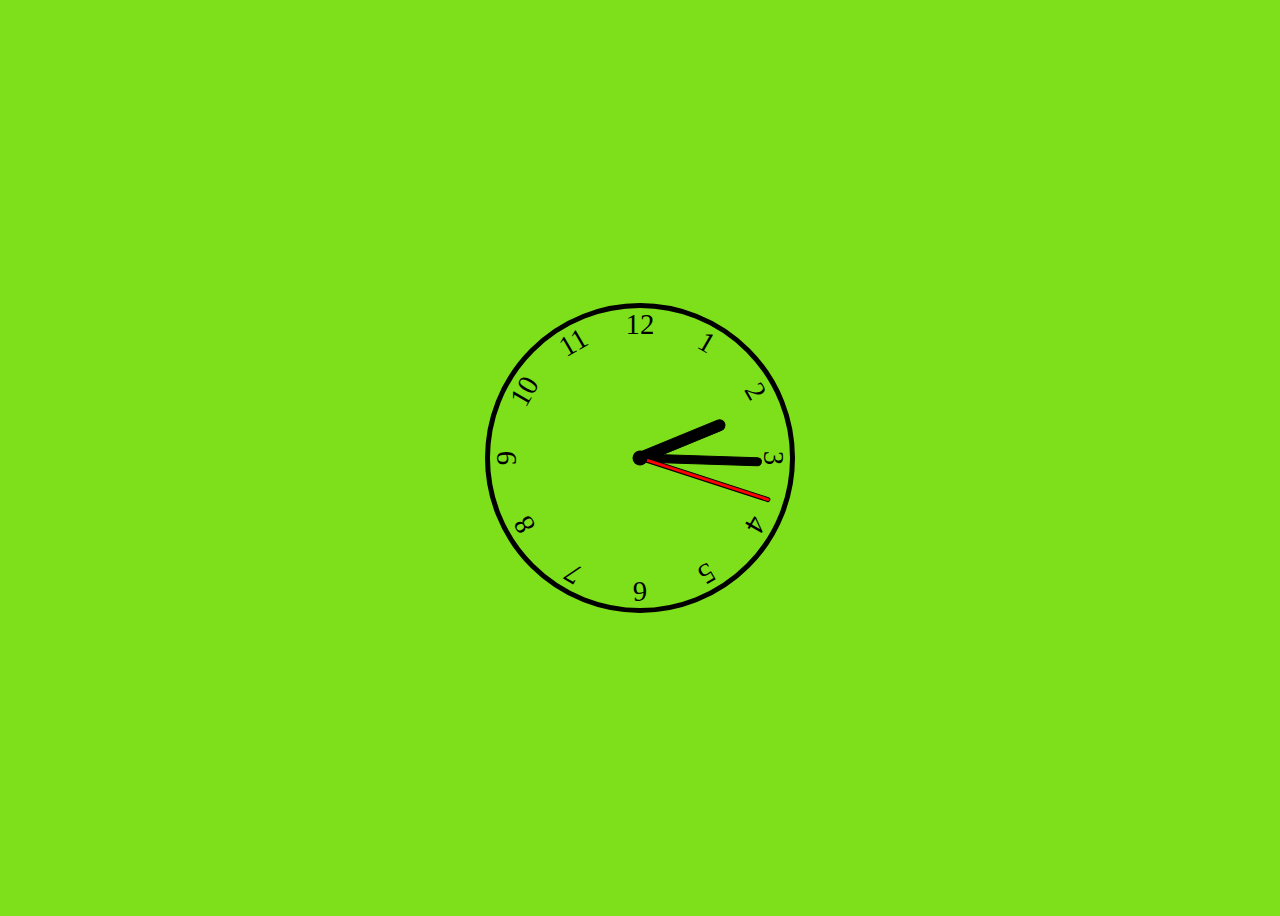
<file: clock/index.html>
<!DOCTYPE html>
<html lang="en">
  <head>
    <meta charset="UTF-8" />
    <meta http-equiv="X-UA-Compatible" content="IE=edge" />
    <meta name="viewport" content="width=device-width, initial-scale=1.0" />
    <link rel="icon" href="tytol2.svg" type="image/x-icon" />
    <link rel="stylesheet" href="style1.css" />
    <title>Clock</title>
  </head>
  <body>
    <div class="clock">
      <div class="hand hour" data-hour-hand></div>
      <div class="hand minute" data-minute-hand></div>
      <div class="hand second" data-second-hand></div>
      <div class="number number1">1</div>
      <div class="number number2">2</div>
      <div class="number number3">3</div>
      <div class="number number4">4</div>
      <div class="number number5">5</div>
      <div class="number number6">6</div>
      <div class="number number7">7</div>
      <div class="number number8">8</div>
      <div class="number number9">9</div>
      <div class="number number10">10</div>
      <div class="number number11">11</div>
      <div class="number number12">12</div>
    </div>
    <script src="main.js"></script>
  </body>
</html>
</file>
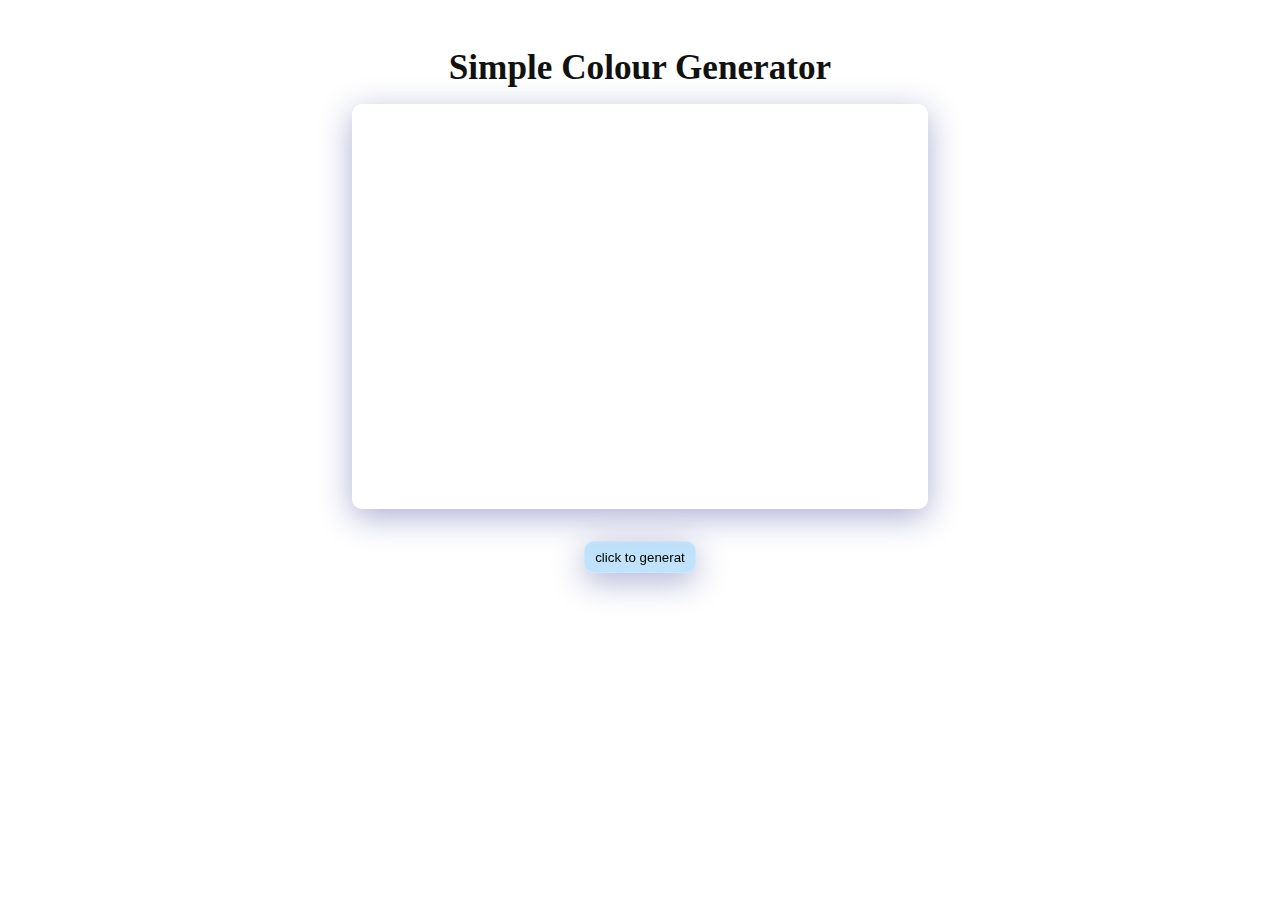
<file: color genreter/index.html>
<!DOCTYPE html>
<html lang="en">
<head>
    <meta charset="UTF-8">
    <meta http-equiv="X-UA-Compatible" content="IE=edge">
    <meta name="viewport" content="width=device-width, initial-scale=1.0">
    <link rel="stylesheet" href="css/style.css">
    
    <title>colours generator</title>
</head>
<body>
    <h1> Simple Colour Generator </h1>
    <div id="colordiv">

    </div>
    <button id="btn">click to generat</button>
    <script src="js/app.js"></script>
</body>
</html>
</file>
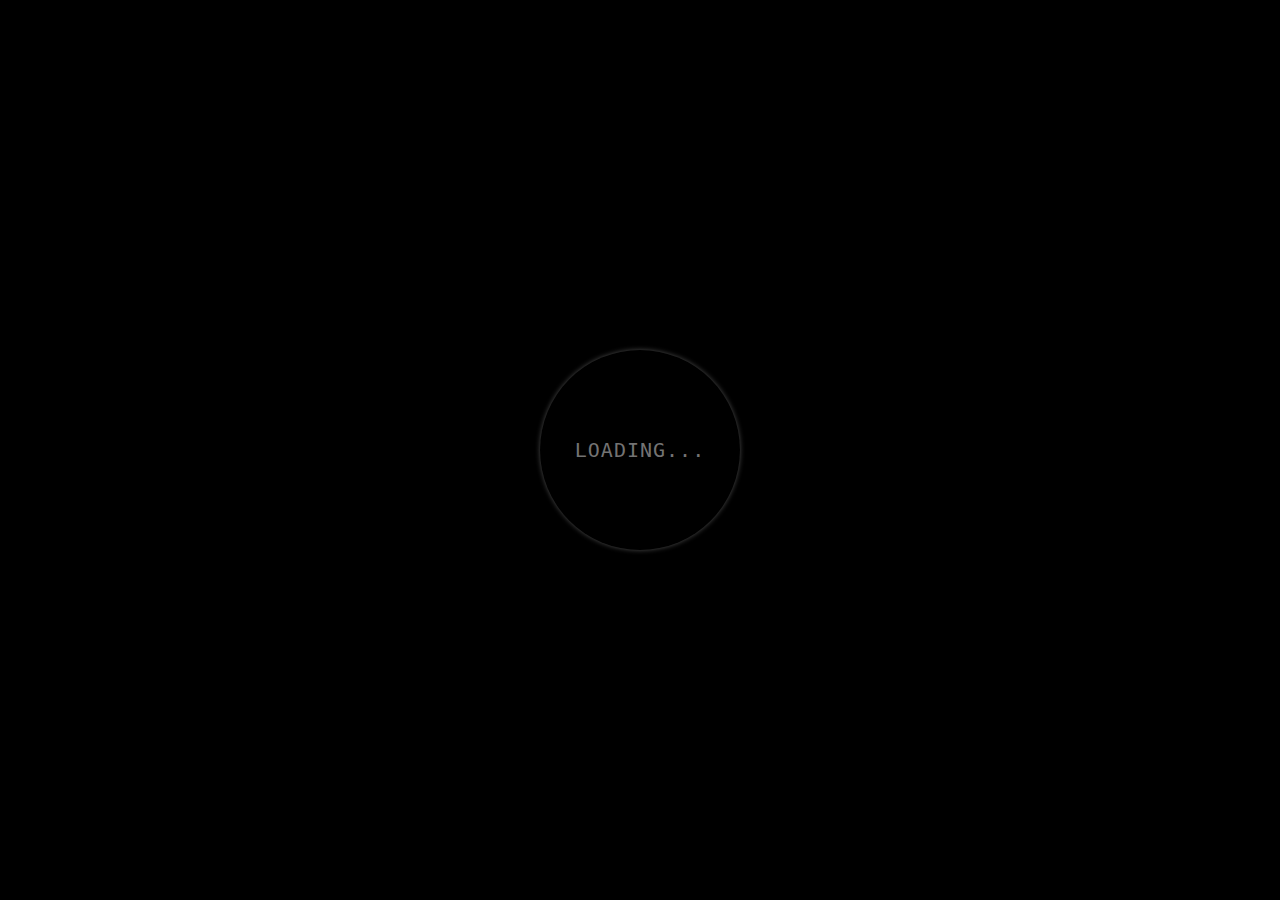
<file: Color-Changing-Shiny-Loader/index.html>
<!DOCTYPE html>
<html lang="en">
<head>
    <meta charset="UTF-8">
    <meta http-equiv="X-UA-Compatible" content="IE=edge">
    <meta name="viewport" content="width=device-width, initial-scale=1.0">
    <title>Loading Animation</title>
    <link rel="stylesheet" href="./styles.css">
</head>
<body>
    <div class="center">
        <div class="ring"></div>
        <span>Loading...</span>
</div>
</body>
</html>
</file>
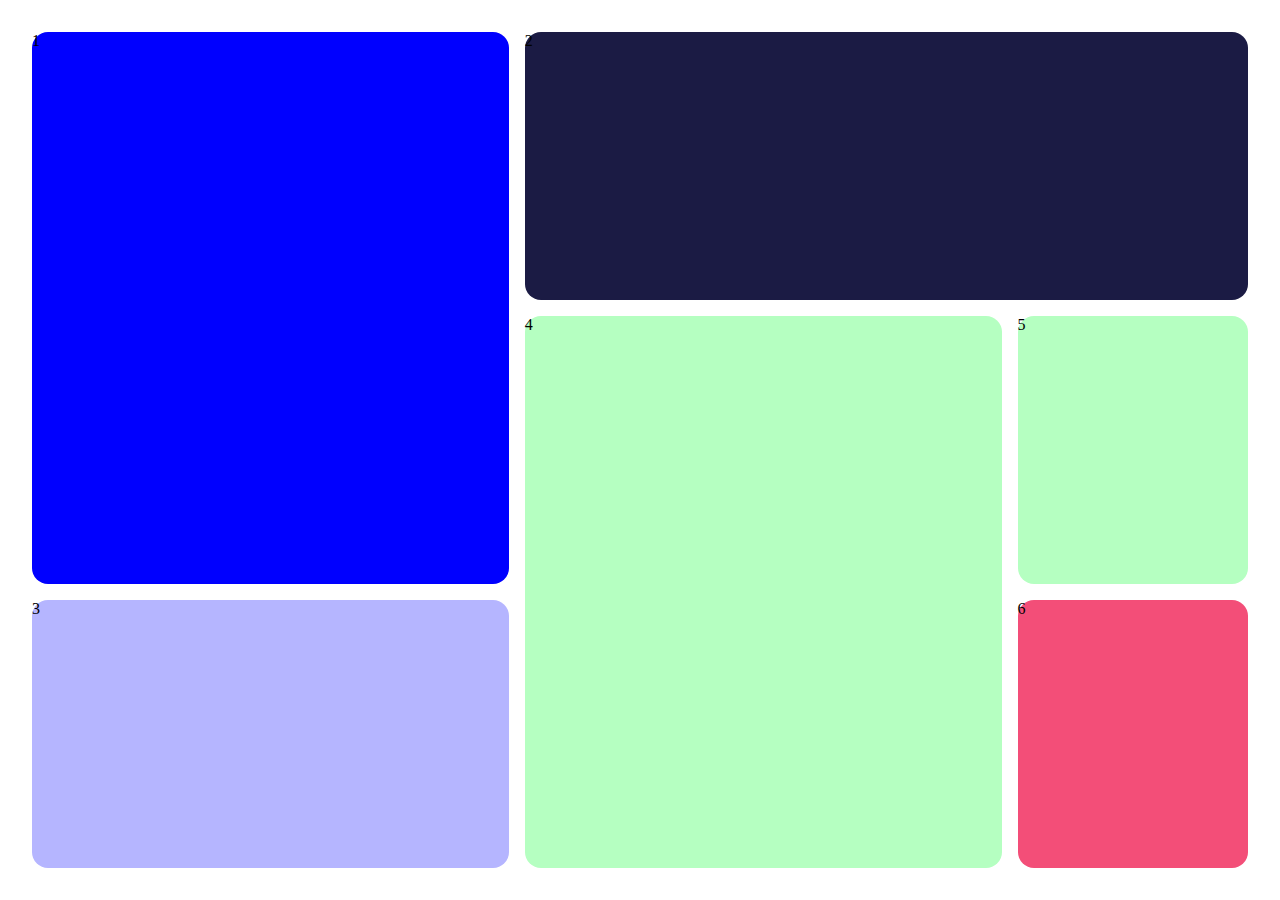
<file: css grid practice project/index.html>
<!DOCTYPE html>
<html lang="en">
  <head>
    <meta charset="UTF-8" />
    <meta http-equiv="X-UA-Compatible" content="IE=edge" />
    <meta name="viewport" content="width=device-width, initial-scale=1.0" />
    <link rel="stylesheet" href="style.css" />
    <title>css grid practice project</title>
  </head>
  <body>
    <div class="grid">
      <div class="item item1">1</div>
      <div class="item item2">2</div>
      <div class="item item3">3</div>
      <div class="item item4">4</div>
      <div class="item item5">5</div>
      <div class="item item6">6</div>
      <!-- <div class="item item7">7</div>
        <div class="item item8">8</div>
        <div class="item item9">9</div>
        <div class="item item10">10</div>
        <div class="item item11">11</div>
        <div class="item item12">12</div>
        <div class="item item13">13</div>
        <div class="item item14">14</div>
        <div class="item item15">15</div> -->
    </div>
  </body>
</html>
</file>
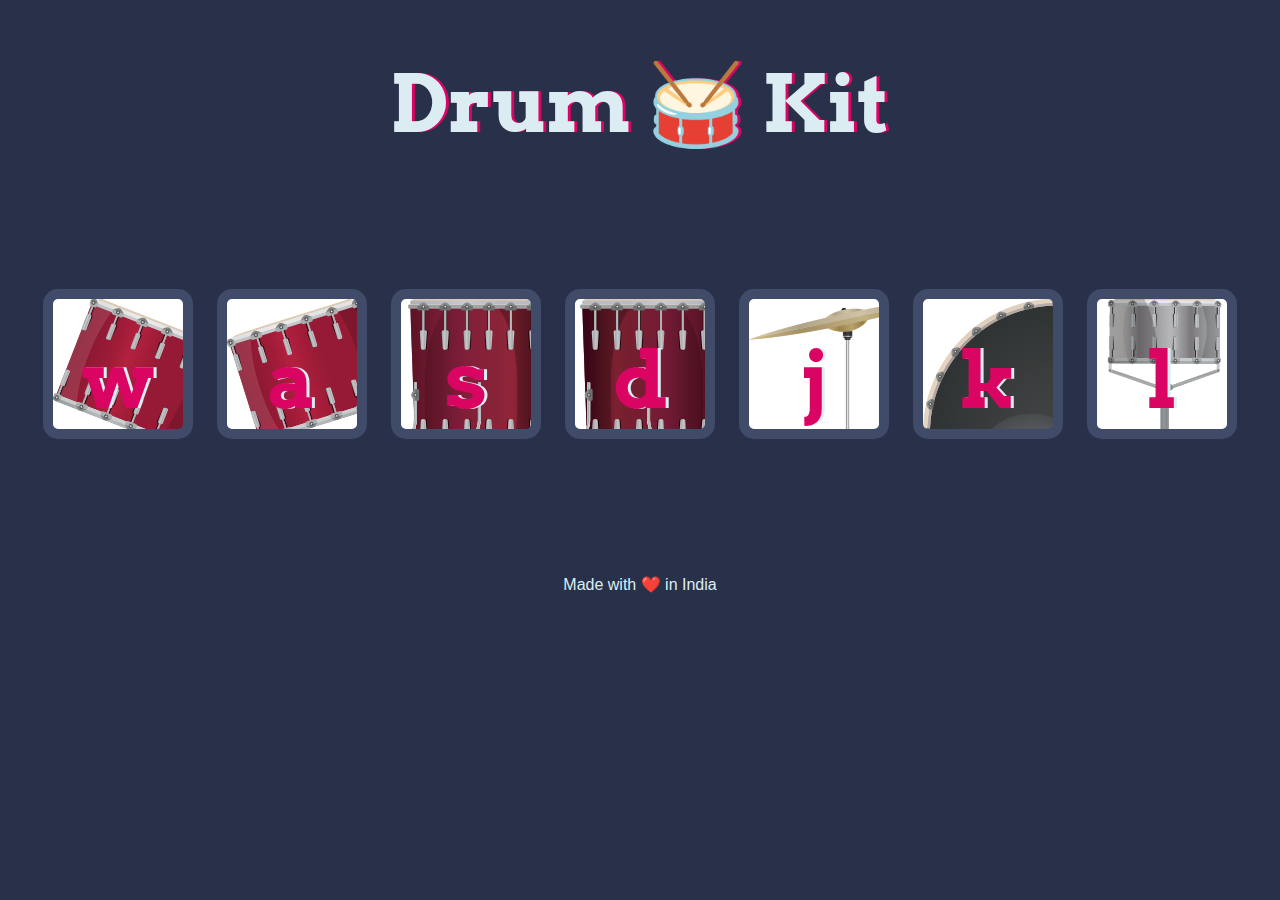
<file: Drum_Kit/index.html>
<!DOCTYPE html>
<html lang="en" dir="ltr">

<head>
  <meta charset="utf-8">
  <title>Drum Kit</title>
  <link rel="stylesheet" href="styles.css">
  <link href="https://fonts.googleapis.com/css?family=Arvo" rel="stylesheet">
</head>

<body>

  <h1 id="title">Drum 🥁 Kit</h1>
  <div class="set">
    <button class="w drum classname">w</button>
    <button class="a drum classname">a</button>
    <button class="s drum classname">s</button>
    <button class="d drum classname">d</button>
    <button class="j drum classname">j</button>
    <button class="k drum classname">k</button>
    <button class="l drum classname">l</button>
  </div>


  <footer>
    Made with ❤️ in India
  </footer>
  <script src="index.js"></script>
</body>

</html>
</file>
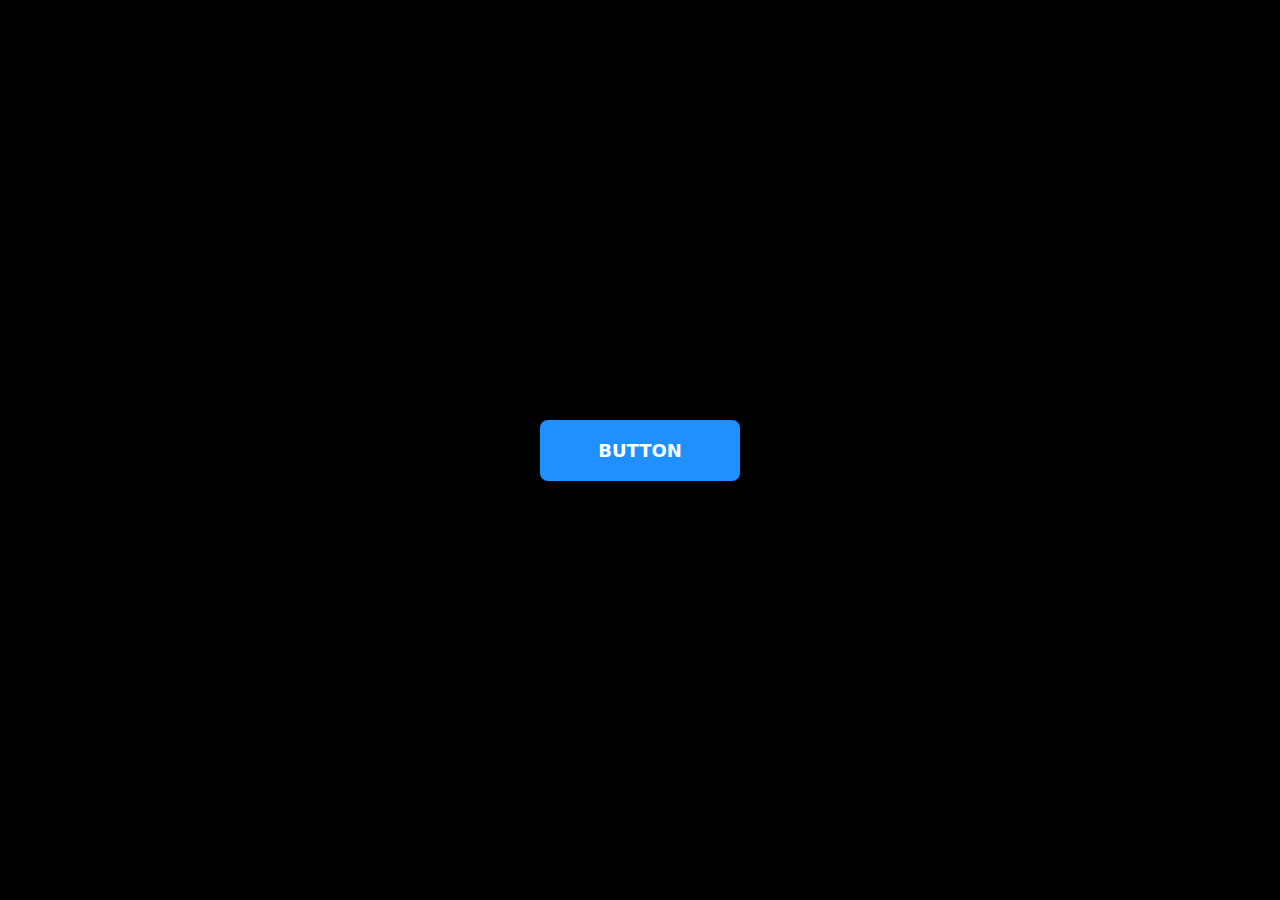
<file: Glowing-Shadow-Button/index.html>
<!DOCTYPE html>
<html lang="en">
<head>
    <meta charset="UTF-8">
    <meta http-equiv="X-UA-Compatible" content="IE=edge">
    <meta name="viewport" content="width=device-width, initial-scale=1.0">
    <title>Glowing Shadow Button</title>
    <link rel="stylesheet" href="./styles.css">
</head>
<body>

    <a href="#" class="btn">Button</a>
</body>
</html>
</file>
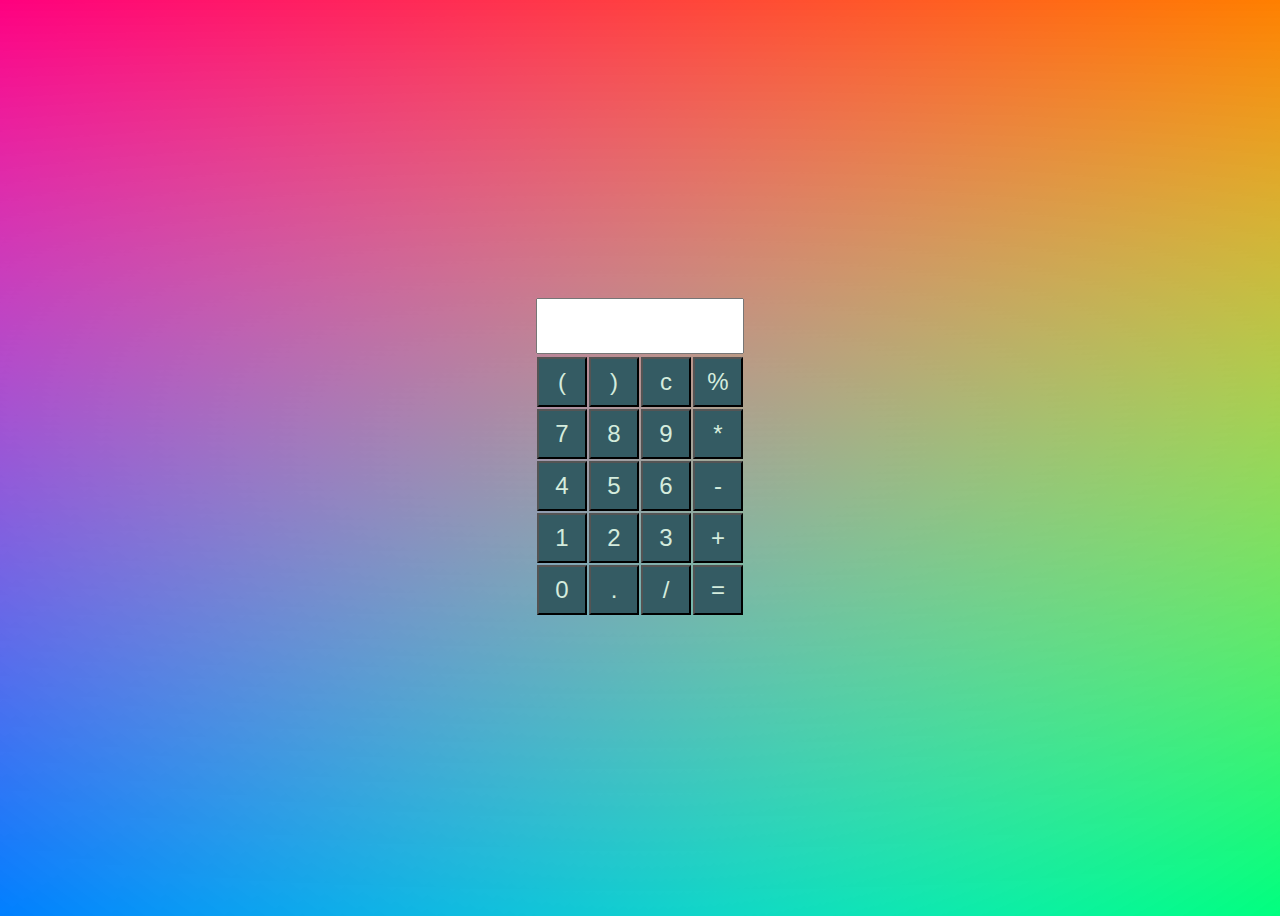
<file: JS calculater/index.html>
<!DOCTYPE html>
<html lang="en">
<head>
    <meta charset="UTF-8">
    <meta http-equiv="X-UA-Compatible" content="IE=edge">
    <meta name="viewport" content="width=device-width, initial-scale=1.0">
    <link rel="stylesheet" href="css/style.css">
    <title> Calculator by ninja_webtech</title>
</head>
<body>
    <section>
        <input type="text" id="screen">

        <table>
            <tr>
            <td><button>(</button></td>
            <td><button>)</button></td>
            <td><button>c</button></td>
            <td><button>%</button></td>
            </tr> 
            <tr>
            <td><button>7</button></td>
            <td><button>8</button></td>
            <td><button>9</button></td>
            <td><button>*</button></td>
            </tr> 
            <tr>
            <td><button>4</button></td>
            <td><button>5</button></td>
            <td><button>6</button></td>
            <td><button>-</button></td>
            </tr> 
            <tr>
            <td><button>1</button></td>
            <td><button>2</button></td>
            <td><button>3</button></td>
            <td><button>+</button></td>
            </tr> 
            <tr>
            <td><button>0</button></td>
            <td><button>.</button></td>
            <td><button>/</button></td>
            <td><button>=</button></td>
            </tr>
        </table>
    </section>

    <script src="js/main.js"></script>
</body>
</html>
</file>
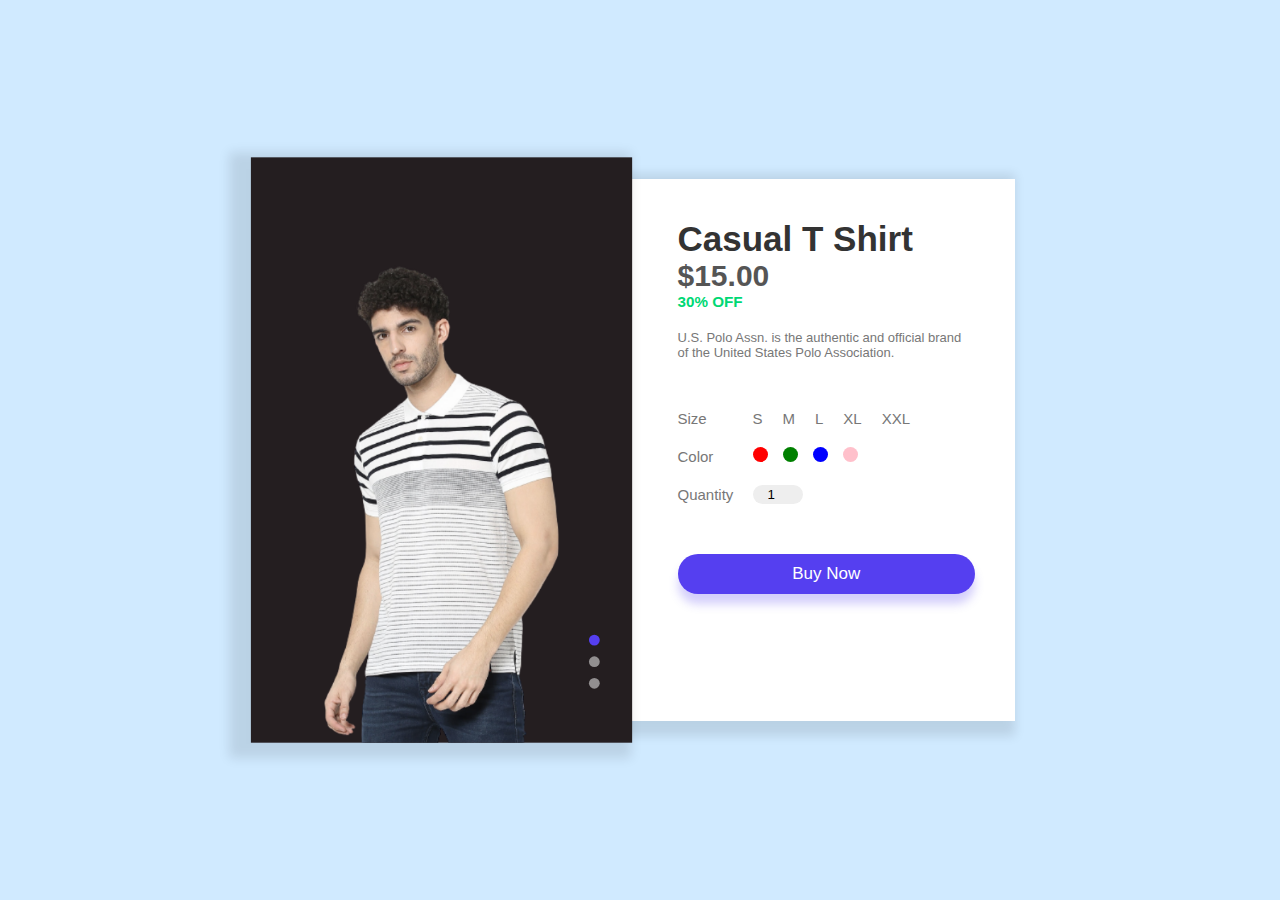
<file: Product-Design-Page/index.html>
<!DOCTYPE html>
<html>
    <head>
        <meta name="viewport" content="width-device-width, intial-scale=1.0">
        <title> Product Design Page</title>
        <link rel="stylesheet" href="./styles.css"> 
    </head>
    <body>
        <div class="container">
            <div class="product">
                <div class="gallery">
                    <img src="./images/image1.png" id="productImg" >
                    <div class="controls">
                        <span class="btn active"></span>
                        <span class="btn"></span>
                        <span class="btn"></span>
                    </div>
                </div>    
                <div class="details">
                    <h1>Casual T Shirt</h1>
                    <h2>$15.00</h2>
                    <h3>30% OFF</h3>
                    <p>U.S. Polo Assn. is the authentic and official brand of the United States Polo Association.</p>
                    <form>
                        <div class="size-select">
                            <p>Size</p>
                            <label for="small">
                                <input type="radio" name="size" id="small">
                                <span>S</span>
                            </label>
                            <label for="medium">
                                <input type="radio" name="size" id="medium">
                                <span>M</span>
                            </label>
                            <label for="large">
                                <input type="radio" name="size" id="large">
                                <span>L</span>
                            </label>
                            <label for="x-large">
                                <input type="radio" name="size" id="x-large">
                                <span>XL</span>
                            </label>
                            <label for="xx-large">
                                <input type="radio" name="size" id="xx-large">
                                <span>XXL</span>
                            </label>
                        </div>

                        <div class="color-select">
                            <p>Color</p>
                            <label for="red">
                                <input type="radio" name="color" id="red">
                                <span class="color-1" ></span>
                            </label>
                            <label for="green">
                                <input type="radio" name="color" id="green">
                                <span class="color-2"></span>
                            </label>
                            <label for="blue">
                                <input type="radio" name="color" id="blue">
                                <span class="color-3"></span>
                            </label>
                            <label for="pink">
                                <input type="radio" name="color" id="pink">
                                <span class="color-4"></span>
                            </label>
                        </div>
                        <div class="quantity-select">
                            <p>Quantity</p>
                            <input type="number" value="1">
                        </div>
                        <button>Buy Now</button>
                    </form>
                </div>
            </div>
        </div>

        <script>
            let productImg = document.getElementById("productImg");
            let btn = document.getElementsByClassName("btn");

            btn[0].onclick = function(){
                productImg.src = "./images/image1.png";

                for(bt of btn){
                    bt.classList.remove("active");
                }
                this.classList.add("active");

            }
            btn[1].onclick = function () {
                    productImg.src = "./images/image2.png";
                    for (bt of btn) {
                    bt.classList.remove("active");
                }
                this.classList.add("active");


                }
            btn[2].onclick = function () {
                    productImg.src = "./images/image3.png";
                    for (bt of btn) {
                    bt.classList.remove("active");
                }
                this.classList.add("active");


                }
                
            

        </script>
    </body>
    
</html>
</file>
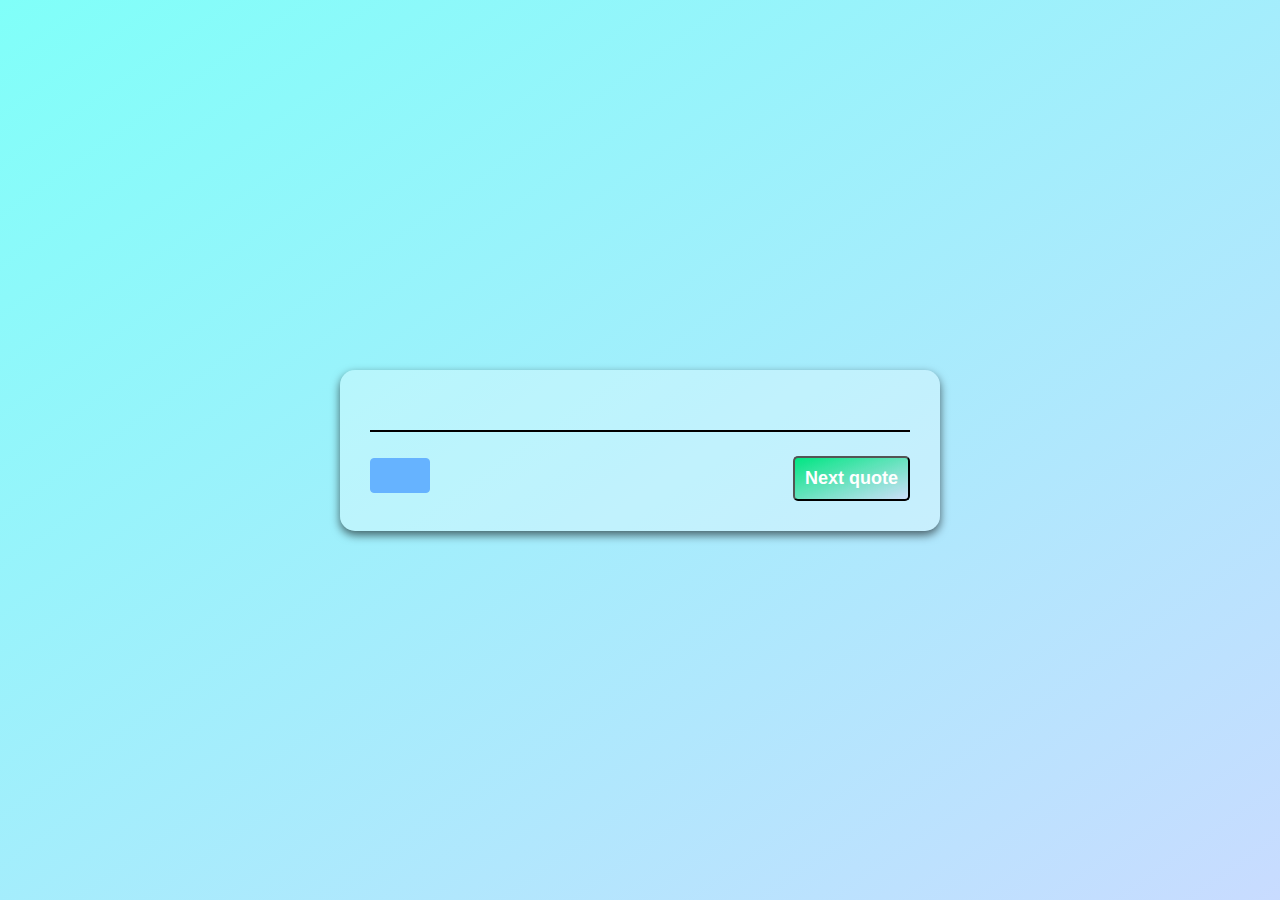
<file: Random Quote Generator/index.html>
<!DOCTYPE html>
<html>
  <head>
    <!--META information-->
    <meta charset="UTF-8" />
    <meta name="description" content="Random Quote Generator" />
    <meta name="keywords" content="HTML,CSS,JavaScript, Quotes, API" />
    <meta name="author" content="Neha Soni" />
    <meta name="viewport" content="width=device-width, initial-scale=1.0" />
    <!--End of META information-->

    <title>Random Quote Generator</title>

    <!--LINK CUSTOM CSS FILE-->
    <link rel="stylesheet" href="style.css" />

    <!--FONTAWESOME CDN-->
    <link
      rel="stylesheet"
      href="https://cdnjs.cloudflare.com/ajax/libs/font-awesome/5.15.1/css/all.min.css"
      integrity="sha512-+4zCK9k+qNFUR5X+cKL9EIR+ZOhtIloNl9GIKS57V1MyNsYpYcUrUeQc9vNfzsWfV28IaLL3i96P9sdNyeRssA=="
      crossorigin="anonymous"
    />
  </head>
  <body>
    <!-- Quote Container -->
    <div class="container">
      <!-- Quote to be Displayed Here -->
      <h1>
        <i class="fas fa-quote-left"></i>
        <span class="quote" id="quote"></span>
        <i class="fas fa-quote-right"></i>
      </h1>
      <!-- Author to be Displayed Here -->
      <p class="author" id="author"></p>

      <hr />
      <div class="buttons">
        <!--Button to tweet the quote -->
        <a
          class="twitter"
          id="tweet"
          href="https://twitter.com/intent/tweet?text=Greetings"
          data-size="large"
          target="_blank"
          rel="noopener noreferrer"
          ><i class="fab fa-twitter"></i
        ></a>

        <!--Add an onclick event on 'next quote' button. Upon the click of a button, a new random quote is generated-->
        <button class="next" onclick="getNewQuote()">Next quote</button>
      </div>
    </div>

    <!--LINK CUSTOM JS FILE-->
    <script src="script.js"></script>
  </body>
</html>
</file>
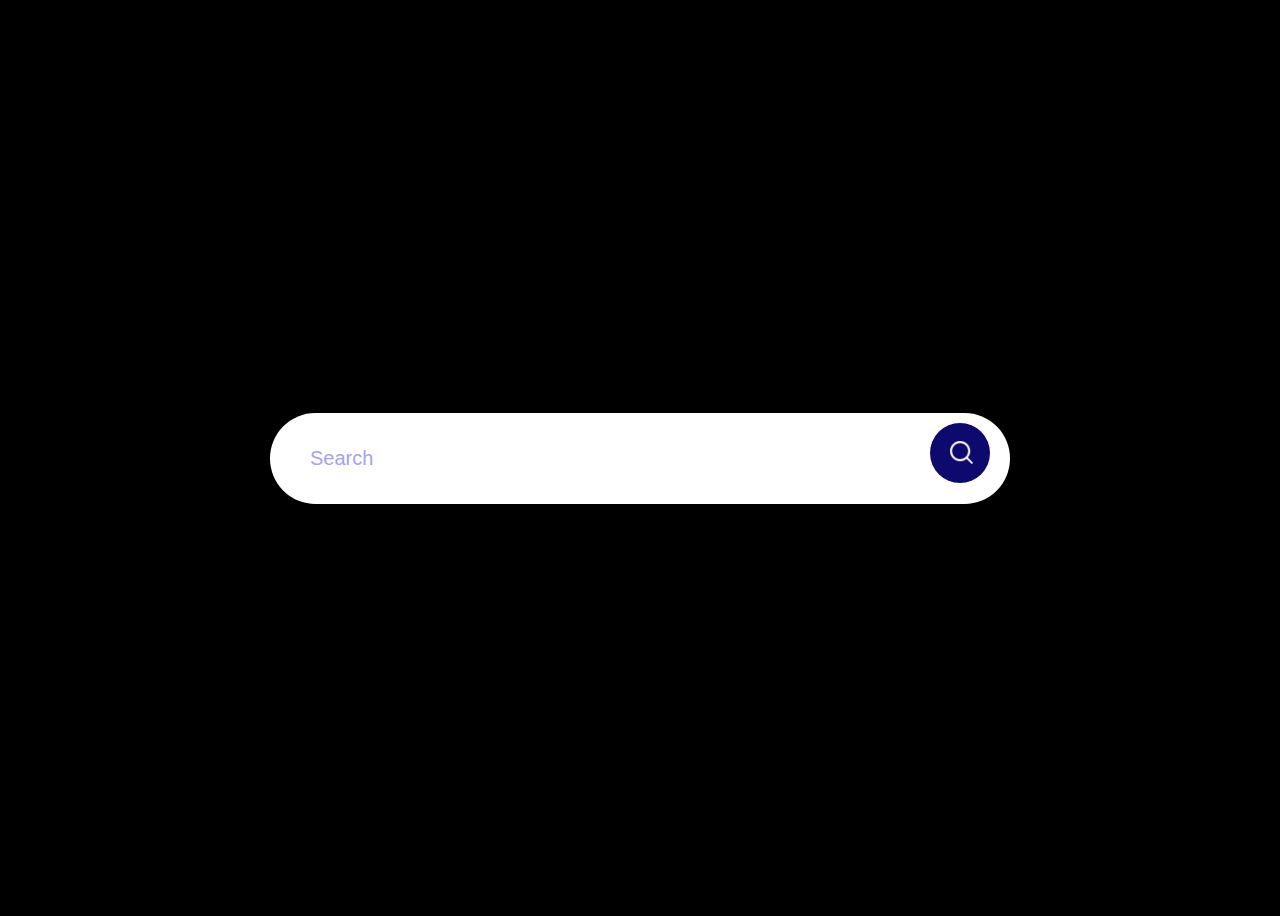
<file: Search-Bar/index.html>
<!DOCTYPE html>
<html lang="en">
<head>
    <meta charset="UTF-8">
    <meta http-equiv="X-UA-Compatible" content="IE=edge">
    <meta name="viewport" content="width=device-width, initial-scale=1.0">
    <title>Search Box</title>
    <link rel="stylesheet" href="./styles.css">
    
</head>
<body>
    <div class="search">
    <form action="" method="" class="search-bar">
        <input type="text" placeholder="Search">
        <button type="submit"> <img src="./images/search.png" alt=""></button>
    </form>
    </div>
</body>
</html>
</file>
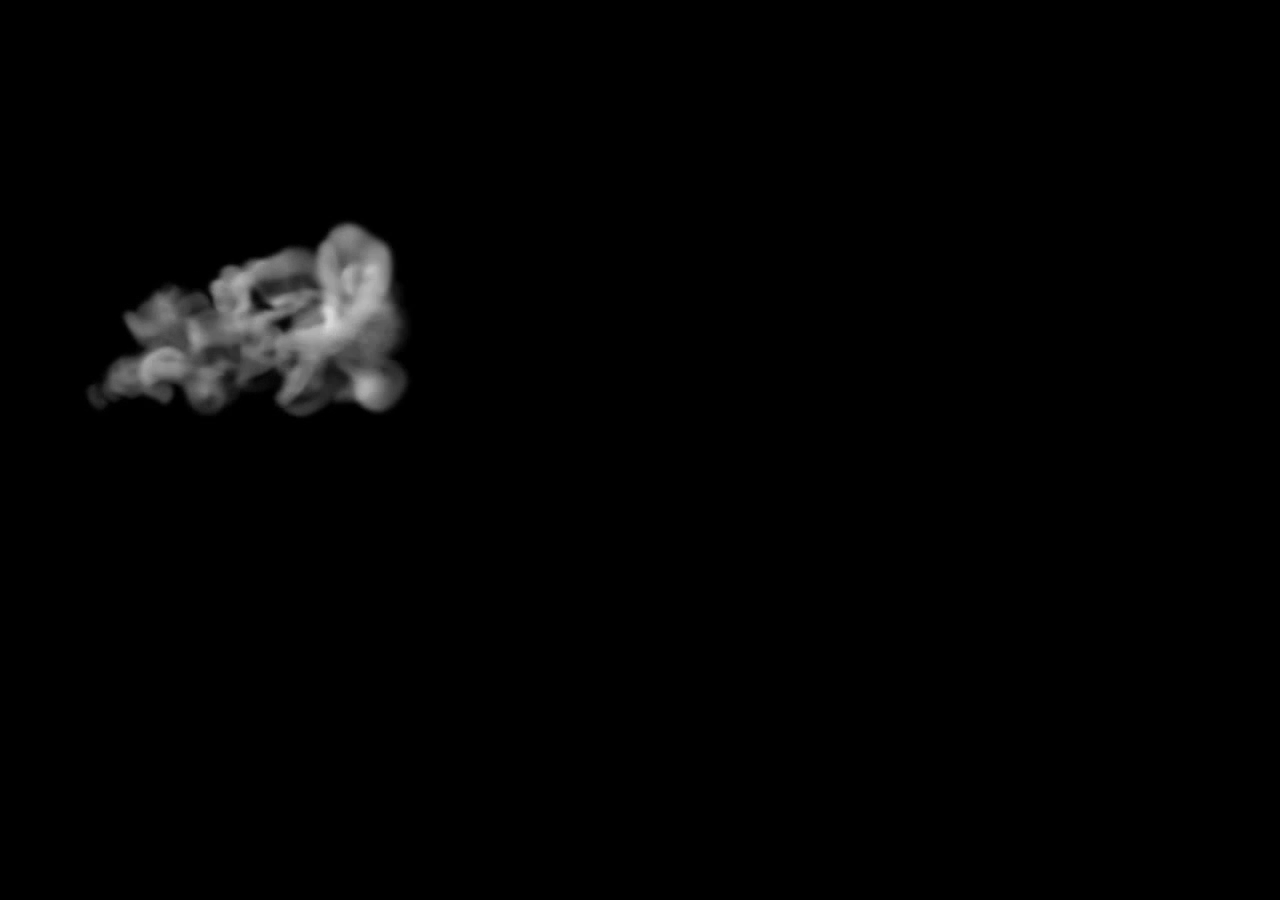
<file: Smoke-Animation/index.html>
<!DOCTYPE html>
<html lang="en">
<head>
    <meta charset="UTF-8">
    <meta http-equiv="X-UA-Compatible" content="IE=edge">
    <meta name="viewport" content="width=device-width, initial-scale=1.0">
    <link rel="stylesheet" href="./stlyles.css">
    <title>smoke animation</title>
</head>
<body>
    <section>
        <video src="./video/smoke.mp4" autoplay muted></video>
        <h1>
            <span>S</span>
            <span>U</span>
            <span>J</span>
            <span>A</span>
            <span>T</span>
            <span>A</span>
        </h1>
    </section>
</body>
</html>
</file>
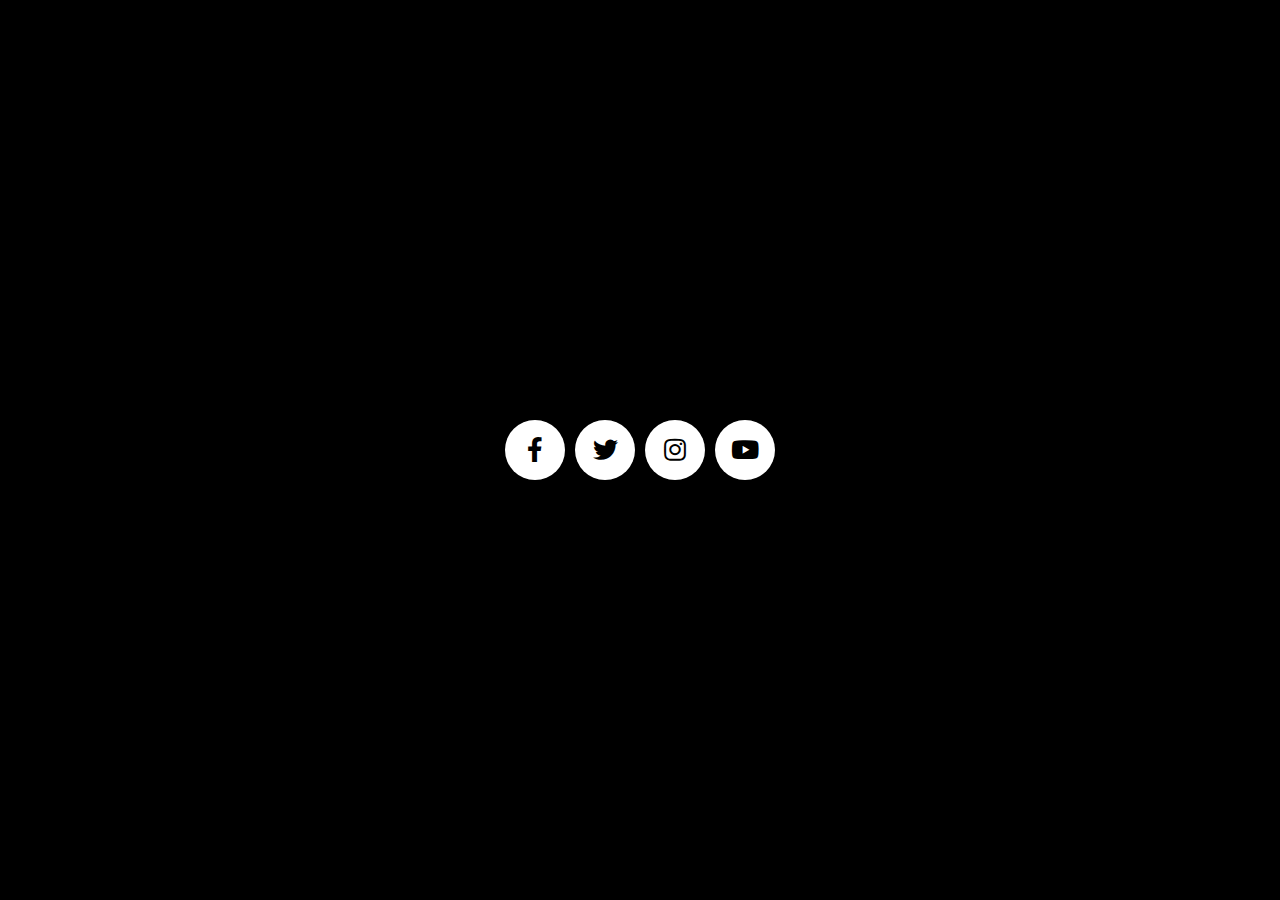
<file: Socialmedia-Icons/index.html>
<!DOCTYPE html>
    <html lang="en">
    <head>
    <meta charset="UTF-8">
        <meta http-equiv="X-UA-Compatible" content="IE=edge">
        <meta name="viewport" content="width=device-width, initial-scale=1.0">
        <title>Animation</title>
        <link rel="stylesheet" type="text/css" href="styles.css" />
    </head>

    <body>
        <link rel="stylesheet" href="https://cdnjs.cloudflare.com/ajax/libs/font-awesome/5.15.3/css/all.min.css"/>
        <div class="wrapper">
            <div class="button">
                <div class="icon">
                <i class="fab fa-facebook-f"></i>
                </div>
                <span>Facebook</span>
            </div>
            <div class="button">
                <div class="icon">
                <i class="fab fa-twitter"></i>
                </div>
                <span>Twitter</span>
            </div>
            <div class="button">
                <div class="icon">
                <i class="fab fa-instagram"></i>
                </div>
                <span>Instagram</span>
            </div>
            <div class="button">
                <div class="icon">
                <i class="fab fa-youtube"></i>
                </div>
                <span>YouTube</span>
            </div>
        </div>
    
    </body>

    </html>
</file>
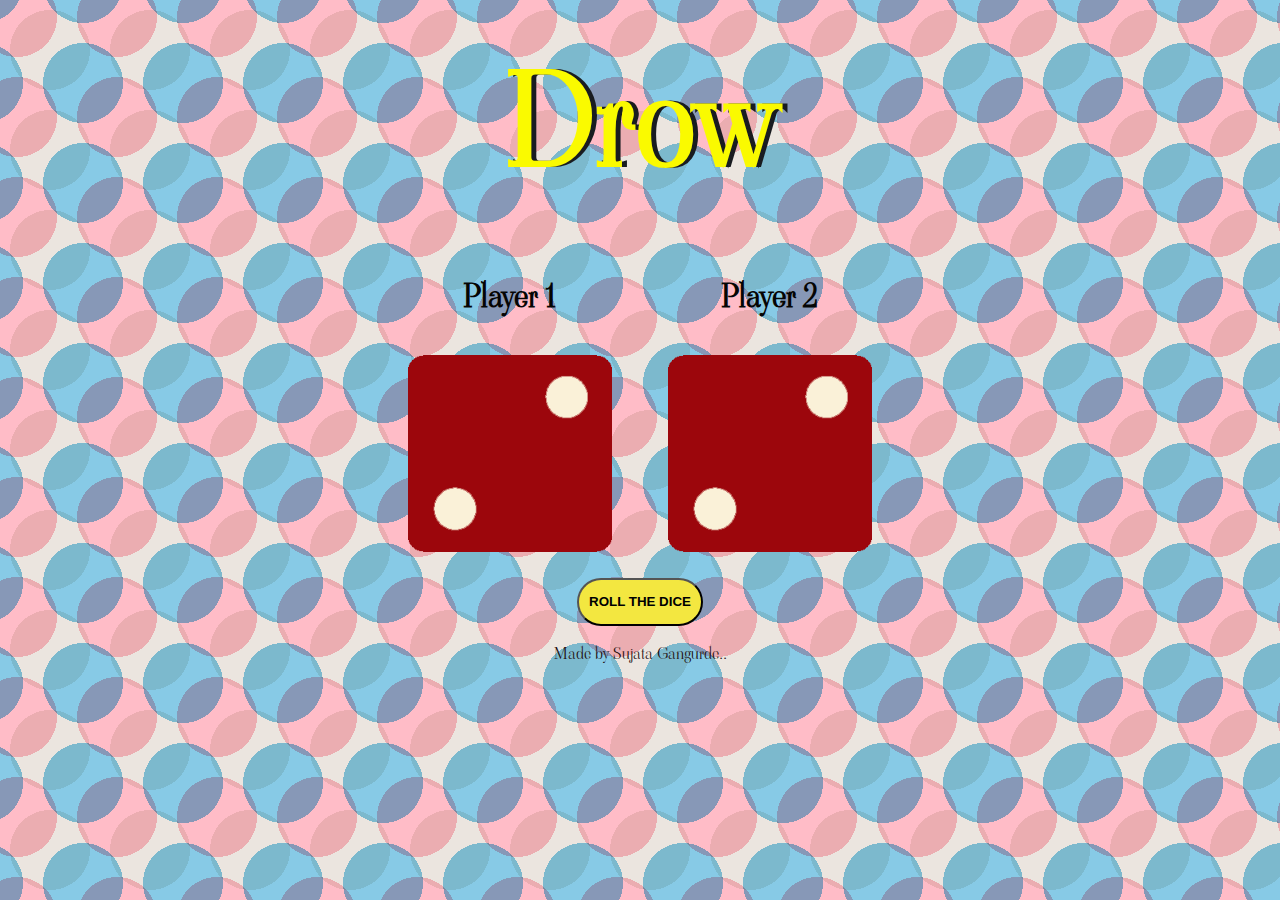
<file: Dicee Game/dicee.html>
<!DOCTYPE html>
<html lang="en" dir="ltr">
  <head>
    <meta charset="utf-8">
    <title>Dicee</title>
    <link rel="stylesheet" href="styles.css">
    <link rel = "icon" href ="images/di.png" type = "image/x-icon">
  </head>
  <body>

    <div class="container">
      <h1>Refresh Me</h1>

      <div class="dice">
        <p> <b>Player 1</b></p>
        <img class="img1 image360" src="images/dice6.png">
      </div>
      
      <div class="dice">
        <p><b>Player 2</b></p>
        <img class="img2 image360" src="images/dice6.png">
      </div>

    </div>

    <button type="submit" onClick="refreshPage()"><b>Roll the dice</b></button>
<script src="main.js"></script>
  </body>
<br>
  <footer>
   Made by Sujata Gangurde..
  </footer>
</html>
</file>
<file: clock/style1.css>
body {
  background: #7ee01b;
  display: flex;
  justify-content: center;
  align-items: center;
  min-height: 100vh;
  overflow: hidden;
}

.clock {
  width: 300px;
  height: 300px;
  background: transparent;
  border-radius: 50%;
  border: 5px solid black;
  position: relative;
}

.clock .number {
  --rotation: 0;
  position: absolute;
  width: 100%;
  height: 100%;
  text-align: center;
  transform: rotate(var(--rotation));
  font-size: 1.8rem;
}

.clock .number1 {
  --rotation: 30deg;
}
.clock .number2 {
  --rotation: 60deg;
}
.clock .number3 {
  --rotation: 90deg;
}
.clock .number4 {
  --rotation: 120deg;
}
.clock .number5 {
  --rotation: 150deg;
}
.clock .number6 {
  --rotation: 180deg;
}
.clock .number7 {
  --rotation: 210deg;
}
.clock .number8 {
  --rotation: 240deg;
}
.clock .number9 {
  --rotation: 270deg;
}
.clock .number10 {
  --rotation: 300deg;
}
.clock .number11 {
  --rotation: 330deg;
}

.clock .hand {
  --rotation: 0;
  position: absolute;
  bottom: 50%;
  left: 50%;
  border: 1px solid rgb(0, 0, 0);
  border-top-left-radius: 10px;
  border-top-right-radius: 10px;
  transform-origin: bottom;
  z-index: 10;
  transform: translateX(-50%) rotate(calc(var(--rotation) * 1deg));
}

.clock::after {
  content: "";
  position: absolute;
  background-color: black;
  z-index: 11;
  width: 15px;
  height: 15px;
  top: 50%;
  left: 50%;
  transform: translate(-50%, -50%);
  border-radius: 50%;
}

.clock .hand.second {
  width: 3px;
  height: 45%;
  background-color: red;
}

.clock .hand.minute {
  width: 7px;
  height: 40%;
  background-color: black;
}

.clock .hand.hour {
  width: 10px;
  height: 30%;
  background-color: black;
}
</file>
<file: color genreter/css/style.css>
* {
  padding: 0;
  margin: 0;
  -webkit-box-sizing: border-box;
          box-sizing: border-box;
}

body {
  background-color: white;
  display: -webkit-box;
  display: -ms-flexbox;
  display: flex;
  -webkit-box-align: center;
      -ms-flex-align: center;
          align-items: center;
  -webkit-box-pack: center;
      -ms-flex-pack: center;
          justify-content: center;
  -webkit-box-orient: vertical;
  -webkit-box-direction: normal;
      -ms-flex-direction: column;
          flex-direction: column;
}

h1 {
  margin-top: 3rem;
  font-size: 2.2rem;
  font-weight: 900;
  color: #111110;
}

#colordiv {
  margin-top: 1rem;
  height: 45vh;
  width: 45%;
  background: rgba(255, 255, 255, 0.25);
  -webkit-box-shadow: 0 8px 32px 0 rgba(31, 38, 135, 0.37);
          box-shadow: 0 8px 32px 0 rgba(31, 38, 135, 0.37);
  backdrop-filter: blur(4px);
  -webkit-backdrop-filter: blur(4px);
  border-radius: 10px;
  border: 1px solid rgba(255, 255, 255, 0.18);
}

button {
  cursor: pointer;
  margin-top: 2rem;
  background: rgba(3, 144, 239, 0.25);
  -webkit-box-shadow: 0 8px 32px 0 rgba(31, 38, 135, 0.37);
          box-shadow: 0 8px 32px 0 rgba(31, 38, 135, 0.37);
  backdrop-filter: blur(5px);
  -webkit-backdrop-filter: blur(5px);
  border-radius: 10px;
  border: 1px solid rgba(255, 255, 255, 0.18);
  width: 7rem;
  height: 2rem;
}
/*# sourceMappingURL=style.css.map */
</file>
<file: Color-Changing-Shiny-Loader/styles.css>
body{
    margin: 0;
    padding: 0;
    font-family: monospace;
    background: black;
}
.center{
    display: flex;
    text-align: center;
    justify-content: center;
    align-items: center;
    min-height: 100vh;
}
.ring{
    position: absolute;
    width: 200px;
    height: 200px;
    border: 50%;
}
.ring::before{
    position: absolute;
    content: '';
    left: 0;
    top: 0;
    height: 100%;
    width: 100%;
    border-radius: 50%;
    box-shadow: 0 0 5px rgba(255, 255, 255, 0.3);
    animation: ring 2s linear infinite;
}
@keyframes ring {
    0%{
    transform: rotate(0deg);
    box-shadow:1px 5px 2px #ef6f1a;
}
    25%{
    transform: rotate(90deg);
    box-shadow:1px 5px 2px #e2ee59;
}
    50%{
    transform: rotate(180deg);
    box-shadow:1px 5px 2px #3ae91f;
}
    75%{
    transform: rotate(270deg);
    box-shadow:1px 5px 2px rgb(91, 3, 3);
}
    100%{
    transform: rotate(360deg);
    box-shadow:1px 5px 2px #0559ce;
}
}
span{
    color: #737373;
    font-size: 20px;
    text-transform: uppercase;
    letter-spacing: 1px;
    line-height: 200px;
    animation: text 2s ease-in-out infinite;
}
@keyframes text {
    50%{
        color: rgb(28, 27, 27);
    }
}
</file>
<file: css grid practice project/style.css>
* {
  margin: 0;
  padding: 0;
  box-sizing: border-box;
}
.grid {
  display: grid;
  grid-template-columns: repeat(5, 1fr);
  grid-template-rows: repeat(3, 1fr);
  height: 100vh;
  grid-gap: 1rem;
  padding: 2rem;
}
.item {
  background-color: aquamarine;
  border-radius: 1rem;
}
.item1 {
  grid-row-start: 1;
  grid-row-end: 3;
  grid-column-start: 1;
  grid-column-end: 3;
  background-color: blue;
}
.item2 {
  grid-row-start: 1;
  grid-row-end: 2;
  grid-column-start: 3;
  grid-column-end: 6;
  background-color: rgb(27, 27, 68);
}
.item3 {
  grid-row: 3/4;
  grid-column: 1/3;
  background-color: rgb(181, 181, 255);
}
.item4 {
  grid-row: 2/4;
  grid-column: 3/5;
  background-color: rgb(181, 255, 193);
}
.item5 {
  grid-row: 2/3;
  grid-column: 5/6;
  background-color: rgb(181, 255, 193);
}
.item6 {
  grid-row: 3/4;
  grid-column: 5/6;
  background-color: rgb(243, 78, 120);
}

@media only screen and (max-width: 992px) {
  .grid {
    height: 200vh;
    display: grid;
    grid-template-columns: repeat(5, 1fr);
    grid-template-rows: repeat(4, 1fr);
  }

  .item4 {
    grid-row: 2/4;
    grid-column: 3/6;
    background-color: rgb(181, 255, 193);
  }
  .item5 {
    grid-row: 4/5;
    grid-column: 1/3;
    background-color: rgb(181, 255, 193);
  }
  .item6 {
    grid-row: 4/5;
    grid-column: 3/6;
    background-color: rgb(243, 78, 120);
  }
}

@media only screen and (max-width: 768px) {
  .grid {
    display: grid;
    height: 200vh;
    grid-template-columns: repeat(2, 1fr);
    grid-template-rows: repeat(6, 1fr);
  }
  .item3 {
    grid-row: 3/4;
    grid-column: 1/3;
    background-color: rgb(181, 181, 255);
  }
  .item1 {
    grid-row: 1/2;
    grid-column: 1/3;
    background-color: rgb(33, 240, 222);
  }
  .item2 {
    grid-row: 2/3;
    grid-column: 1/3;
    background-color: rgb(28, 28, 51);
  }
  .item4 {
    grid-row: 4/5;
    grid-column: 1/3;
    background-color: rgb(181, 255, 193);
  }
  .item5 {
    grid-row: 5/6;
    grid-column: 1/3;
    background-color: rgb(181, 255, 193);
  }
  .item6 {
    grid-row: 6/7;
    grid-column: 1/3;
    background-color: rgb(243, 78, 120);
  }
}
</file>
<file: Drum_Kit/styles.css>
body {
  text-align: center;
  background-color: #283149;
}

h1 {
  font-size: 5rem;
  color: #dbedf3;
  font-family: "Arvo", cursive;
  text-shadow: 3px 0 #da0463;
}

footer {
  color: #dbedf3;
  font-family: sans-serif;
}

.w {
  background-image: url("images/tom1.png");
}

.a {
  background-image: url("images/tom2.png");
}

.s {
  background-image: url("images/tom3.png");
}

.d {
  background-image: url("images/tom4.png");
}

.j {
  background-image: url("images/crash.png");
}

.k {
  background-image: url("images/kick.png");
}

.l {
  background-image: url("images/snare.png");
}

.set {
  margin: 10% auto;
}

.game-over {
  background-color: red;
  opacity: 0.8;
}

.pressed {
  box-shadow: 0 3px 4px 0 #dbedf3;
  opacity: 0.5;
}

.red {
  color: red;
}

.drum {
  outline: none;
  border: 10px solid #404b69;
  font-size: 5rem;
  font-family: "Arvo", cursive;
  line-height: 2;
  font-weight: 900;
  color: #da0463;
  text-shadow: 3px 0 #dbedf3;
  border-radius: 15px;
  display: inline-block;
  width: 150px;
  height: 150px;
  text-align: center;
  margin: 10px;
  background-color: white;
}
</file>
<file: Glowing-Shadow-Button/styles.css>
body{
    margin: 0;
    padding: 0;
    height: 100vh;
    justify-content: center;
    align-items: center;
    display: flex;
    background: black;
}
.btn{
    font-family: system-ui, -apple-system, BlinkMacSystemFont, 'Segoe UI', Roboto, Oxygen, Ubuntu, Cantarell, 'Open Sans', 'Helvetica Neue', sans-serif;
    font-size: 18px;
    font-weight: bold;
    background: #1e90ff;
    width: 160px;
    padding: 20px;
    text-align: center;
    text-decoration: none;
    text-transform: uppercase;
    color: #fff;
    border-radius: 8px;
    cursor: pointer;
    box-shadow: 0 0 10px rgba(0,0,0,0.1);
    -webkit-transition-duration: 0.3s;
    transition-duration:0.3s;
    -webkit-transition-property: box-shadow,transform;
    transition-property: box-shadow,transform;
}
.btn:hover, .btn:focus, .btn:active{
    box-shadow: 0 0 20px rgba(255, 255, 255, 0.5);
    -webkit-transform: scale(1.1);
    transform: scale(1.1);
    
}
</file>
<file: JS calculater/css/style.css>
body {
  background-image: url("/bg.jpg");
  background-repeat: no-repeat;
  background-position: center;
 
  background:
        linear-gradient(red, transparent),
        linear-gradient(to top left, lime, transparent),
        linear-gradient(to top right, blue, transparent);
    background-blend-mode: screen;
}

section {
  height: 100vh;
  display: -webkit-box;
  display: -ms-flexbox;
  display: flex;
  -webkit-box-align: center;
      -ms-flex-align: center;
          align-items: center;
  -webkit-box-pack: center;
      -ms-flex-pack: center;
          justify-content: center;
  -webkit-box-orient: vertical;
  -webkit-box-direction: normal;
      -ms-flex-direction: column;
          flex-direction: column;
}

section input {
  font-size: 2rem;
  height: 50px;
  width: 200px;
  color: #152d35;
}

section table tr {
  display: -webkit-box;
  display: -ms-flexbox;
  display: flex;
  -webkit-box-align: center;
      -ms-flex-align: center;
          align-items: center;
  -webkit-box-pack: center;
      -ms-flex-pack: center;
          justify-content: center;
}

section table tr td {
  height: 50px;
  width: 50px;
}

section table tr td button {
  font-size: 1.5rem;
  color: #d4ecdd;
  background-color: #345b63;
  height: 100%;
  width: 100%;
  -webkit-transition: 0.3s;
  transition: 0.3s;
}

section table tr td button:hover {
  color: #345b63;
  background-color: #d4ecdd;
}
/*# sourceMappingURL=style.css.map */
</file>
<file: Product-Design-Page/styles.css>
*{
    margin: 0;
    padding: 0;
    font-family: sans-serif;
    box-sizing: border-box;
}

.container{
    width: 100%;
    min-height: 100vh;
    background: #d0eaff;
    display: flex;
    align-items: center;
    justify-content: center;
}

.product{
    width: 90%;
    max-width: 750px;
    display: flex;
}

.gallery{
    flex-basis: 47%;
    background: #241e20;
    transform: scale(1.08);
    box-shadow: -10px 5px 10px 10px rgba(0, 0, 0, 0.1);
    position: relative;
}

.gallery img{
    width: 100%;
    display: block;
    padding-top: 100px;

}

.details{
    flex-basis: 53%;
    background: #fff;
    padding: 40px;
    padding-left: 60px;
    box-shadow: -10px 5px 10px 10px rgba(0, 0, 0, 0.1);
    font-size: 13px;
    font-weight: 500;
    color: #777;

}

.details h1{
    color: #333;
    font-size: 35px;
}

.details h2{
    color: #555;
    font-size: 30px;
    font-weight: 600;
}

.details h3{
    color: #00d874;
    margin-bottom: 20px;
}

.details form{
    font-size: 15px;
    font-weight: 400;
}

.size-select{
    display: flex;
    align-items: center;
    margin-top: 50px;
}

.size-select p{
    width: 70px;
}

.size-select input:checked + span{
    color: blue;
    font-weight: 600;
}

.size-select input{
    display: none;
}

.size-select span{
    padding: 5px;
    margin-right: 10px;
    cursor: pointer;
}

.color-select{
    display: flex;
    align-items: center;
    margin-top: 20px;
}

.color-select p{
    width: 75px;
}

.color-select span {
    display: inline-block;
    width: 15px;
    height: 15px;
    border-radius: 50%;
    margin-right: 15px;
    cursor: pointer;
}

.color-1{
    background: red;
}

.color-2 {
    background: green;
}
.color-3 {
    background:blue;
}
.color-4{
    background:pink;
}

.color-select input{
    display: none;
}
.color-select input:checked + span{
    transform: scale(0.7);
    box-shadow: 0 0 0 4px #fff,0 0 0 6px #000;
}

.quantity-select{
    display: flex;
    align-items: center;
    margin-top: 20px;
}

.quantity-select p{
    width: 75px;
}
.quantity-select input{
    background: #eee;
    border: 0;
    outline: 0;
    padding: 2px 2px 2px 15px;
    width: 50px;
    border-radius: 12px;
}
form button{
    background: #553ff0;
    color: #fff;
    font-size: 17px;
    width: 100%;
    padding: 10px;
    border-radius: 30px;
    border:0;
    outline: 0;
    margin-top: 50px;
    box-shadow: 0 10px 10px rgba(85,63,240,0.25);
    cursor: pointer;

}

.controls{
    position: absolute;
    bottom: 40px;
    right: 20px;
}

.btn{ 
    display: block;
    width: 10px;
    height: 10px;
    border-radius: 50%;
    background: rgba(255,255,255,0.5);
    margin: 10px;
    cursor: pointer;

}
.btn.active{
    background: #553ff0;
}
</file>
<file: Random Quote Generator/style.css>
* {
  margin: 0;
  padding: 0;
  box-sizing: border-box;
}

body {
  min-height: 100vh;
  transition: 0.5s;
  transition-timing-function: ease-in;
  background-image: linear-gradient(
    to right bottom,
    rgb(128, 255, 249),
    #acc9ffa8
  );
  display: flex;
  align-items: center;
  justify-content: center;
}

.container {
  display: flex;
  flex-direction: column;
  align-items: center;
  padding: 30px;
  box-shadow: 0 4px 10px rgba(0, 0, 0, 0.6);
  border-radius: 15px;
  width: 600px;
  background-color: rgba(255, 255, 255, 0.3);
  margin: 10px;
}
.fa-quote-left,
.fa-quote-right {
  font-size: 35px;
  color: rgb(179, 0, 0);
}
.quote {
  text-align: center;
  font-size: 40px;
  font-weight: bold;
}
.author {
  margin: 10px;
  text-align: right;
  font-size: 25px;
  font-style: italic;
  font-family: cursive;
}
hr {
  margin: 10px 0;
  width: 100%;
  border: 1px solid black;
  background-color: black;
}
.buttons {
  width: 100%;
  display: flex;
  justify-content: space-between;
  align-items: center;
  margin-top: 9px;
}
.twitter {
  border: 1px solid rgb(102, 179, 255);
  border-radius: 4px;
  background-color: rgb(102, 179, 255);
  color: white;
  text-align: center;
  font-size: 1.8em;
  width: 60px;
  height: 35px;
  line-height: 40px;
}
.next {
  font-size: 18px;
  border-radius: 5px;
  cursor: pointer;
  padding: 10px;
  margin-top: 5px;
  font-weight: bold;
  color: white;
  background-image: linear-gradient(
    to right bottom,
    rgb(0, 230, 130),
    #bcd7ffa8
  );
}
.container:hover {
  box-shadow: 0 10px 10px rgb(0, 180, 230);
}
</file>
<file: Search-Bar/styles.css>
html{
    background: rgb(0,0,0);
    font-family: sans-serif;
    border: 0;
    padding: 0;
    
    align-content: center;

    
}

.search{
    width: 100%;
    min-height: 100vh;
    display: flex;
    align-items: center;
    justify-content: center;
    
}

.search-bar{
    width: 100%;
    max-width: 700px;
    background-color: rgb(255, 255, 255);
    display: flex;
    align-content: center;
    border-radius: 60px;
    padding: 10px 20px;
}

.search-bar input {
    background: transparent;
    flex: 1;
    border: 0;
    outline: none;
    padding: 24px 20px;
    font-size: 20px;
    color: #cac7ff;

}

::placeholder{
    color: #a6a2f2;
}

.search-bar button img{
    width: 25px;
}
.search-bar button{
    border: 0;
    border-radius: 50%;
    width: 60px;
    height: 60px;
    background: #0e096d;
    cursor: pointer;
}
</file>
<file: Smoke-Animation/stlyles.css>
body
{
    margin: 0;
    padding: 0;
}
section
{
    height: 100vh;
    background: #000;
}
video
{
    object-fit: cover;
}
h1{
    margin: 0;
    padding: 0;
    position: absolute;
    top: 50%;
    transform: translateY(-50%);
    width: 100%;
    text-align: center;
    color: #ddd;
    font-size: 5em;
    font-family: sans-serif;
    letter-spacing: .3em;
}
h1 span
{
    opacity: 0;
    display: inline-block;
    animation: animate 1s linear forwards;
    -webkit-animation: animate 1s linear forwards;
}
@keyframes animate
{
    0%
    {
        opacity: 0;
        transform: rotateY(90deg);
        filter: blur(10px);
}
    100%
{
        opacity: 1;
        transform: rotateY(0deg);
        filter: blur(0px);

}
}

h1 span:nth-child(1)
{
    animation-delay: 1s;
}
h1 span:nth-child(2)
{
    animation-delay: 2s;
}
h1 span:nth-child(3)
{
    animation-delay: 3s;
}
h1 span:nth-child(4)
{
    animation-delay: 3.5s;
}
h1 span:nth-child(5)
{
    animation-delay: 4S;
}
h1 span:nth-child(6)
{
    animation-delay: 4.5s;
}
</file>
<file: Socialmedia-Icons/styles.css>
@import url('https://fonts.googleapis.com/css?family=Poppins:400,500,600,700&display=swap');
	*{
	margin: 0;
	padding: 0;
	box-sizing: border-box;
	font-family: 'Poppins', sans-serif;;
	}
	html,body{
	display: grid;
	height: 100%;
	width: 100%;
	place-items: center;
	background: linear-gradient(315deg, #000000 0%, #000000 74%);
	}
	.wrapper .button{
	display: inline-block;
	height: 60px;
	width: 60px;
	float: left;
	margin: 0 5px;
	overflow: hidden;
	background: #fff;
	border-radius: 50px;
	cursor: pointer;
	box-shadow: 0px 10px 10px rgba(0,0,0,0.1);
	transition: all 0.3s ease-out;
	}
	.wrapper .button:hover{
	width: 200px;
	}
	.wrapper .button .icon{
	display: inline-block;
	height: 60px;
	width: 60px;
	text-align: center;
	border-radius: 50px;
	box-sizing: border-box;
	line-height: 60px;
	transition: all 0.3s ease-out;
	}
	.wrapper .button:nth-child(1):hover .icon{
	background: #436ab7;
	}
	.wrapper .button:nth-child(2):hover .icon{
	background: #61e603;
	}
	.wrapper .button:nth-child(3):hover .icon{
	background: #f96a99;
	}
	
	.wrapper .button:nth-child(4):hover .icon{
	background: #9a0606;
	}
	.wrapper .button .icon i{
	font-size: 25px;
	line-height: 60px;
	transition: all 0.3s ease-out;
	}
	.wrapper .button:hover .icon i{
	color: #fff;
	}
	.wrapper .button span{
	font-size: 20px;
	font-weight: 500;
	line-height: 60px;
	margin-left: 10px;
	transition: all 0.3s ease-out;
	}
	.wrapper .button:nth-child(1) span{
	color: #436ab7;
	}
	.wrapper .button:nth-child(2) span{
	color: #61e603;
	}
	.wrapper .button:nth-child(3) span{
	color: #f96a99;
	}
	.wrapper .button:nth-child(4) span{
	color:#9a0606;
	}
</file>
<file: Dicee Game/styles.css>
@import url("https://fonts.googleapis.com/css2?family=Viaoda+Libre&display=swap");

body {
  background:
    radial-gradient(rgb(235, 234, 227) 40px,
      transparent 0,
      transparent 100%),
    radial-gradient(skyblue 40px,
      transparent 0,
      transparent 100%),
    radial-gradient(pink 40px,
      transparent 0,
      transparent 100%), snow;
  background-blend-mode: multiply;
  background-size: 100px 100px;
  background-position: 0 0, 33px 33px, -33px -33px;

  /*background-color: #646ef4;*/
  font-family: "Viaoda Libre", cursive;
  overflow: hidden;
}

.container {
  width: 70%;
  margin: auto;
  text-align: center;
}

.dice {
  text-align: center;
  display: inline-block;
}

h1 {
  margin: 30px;
  text-shadow: 5px 0 #191c20;
  font-size: 8rem;
  color: #fafa00;
}

p {
  font-size: 2rem;
  color: #050504;
}

img {
  width: 80%;
}

button {
  width: 10%;
  height: 3rem;
  margin-left: 45%;
  margin-right: 45%;
  margin-top: 1rem;
  margin-bottom: 1rem;
  outline: none;
  border-radius: 20rem;
  background-color: #f3e740;
  text-transform: uppercase;
}

footer {
  color: #1d0c0c;
  text-align: center;
}

.image360 {
  -webkit-animation-name: spin;
  -webkit-animation-duration: 0.6s;
  -webkit-animation-iteration-count: 1;
  -webkit-animation-timing-function: linear;

  -moz-animation-name: spin;
  -moz-animation-duration: 0.6s;
  -moz-animation-iteration-count: 1;
  -moz-animation-timing-function: linear;

  -ms-animation-name: spin;
  -ms-animation-duration: 0.6s;
  -ms-animation-iteration-count: 1;
  -ms-animation-timing-function: linear;

  animation-name: spin;
  animation-duration: 0.6s;
  animation-iteration-count: 1;
  animation-timing-function: linear;
}

@-moz-keyframes spin {
  from {
    -moz-transform: rotate(0deg);
  }

  to {
    -moz-transform: rotate(360deg);
  }
}

@-webkit-keyframes spin {
  from {
    -webkit-transform: rotate(0deg);
  }

  to {
    -webkit-transform: rotate(360deg);
  }
}

@keyframes spin {
  from {
    transform: rotate(0deg);
  }

  to {
    transform: rotate(360deg);
  }
}
</file>
